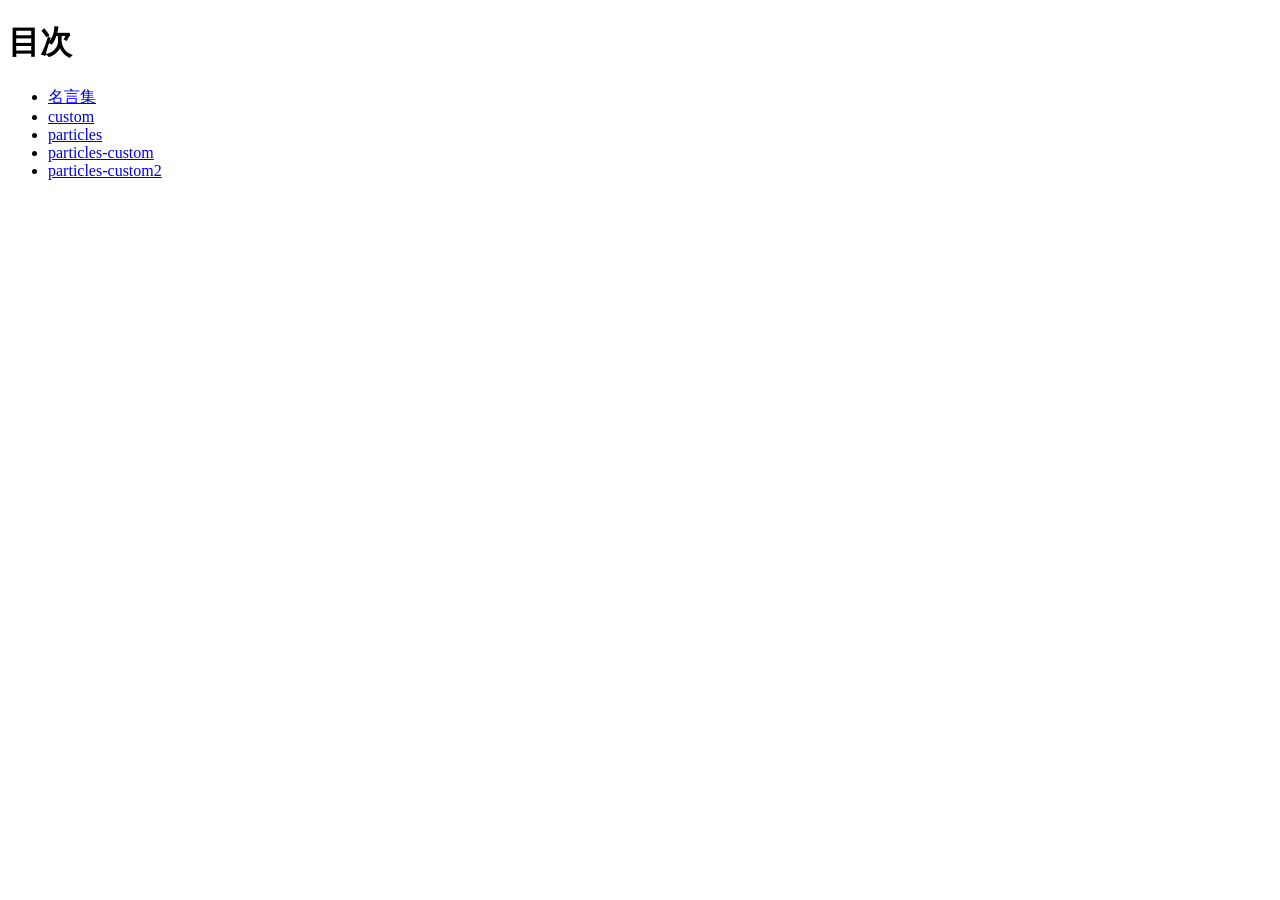
<file: index.html>
<!DOCTYPE html>
<html lang="ja">
<head>
    <meta charset="UTF-8">
    <title>20261008-hc</title>
</head>
<body>
    <h1>目次</h1>
    <ul>
        <li><a href="meigen/index.html">名言集</a></li>
        <li><a href="meigen - custom/index.html">custom</a></li>
        <li><a href="particles/index.html">particles</a></li>
        <li><a href="particles - custom/index.html">particles-custom</a></li>
        <li><a href="particles - custom2/index.html">particles-custom2</a></li>
    </ul>
</body>
</html>
</file>
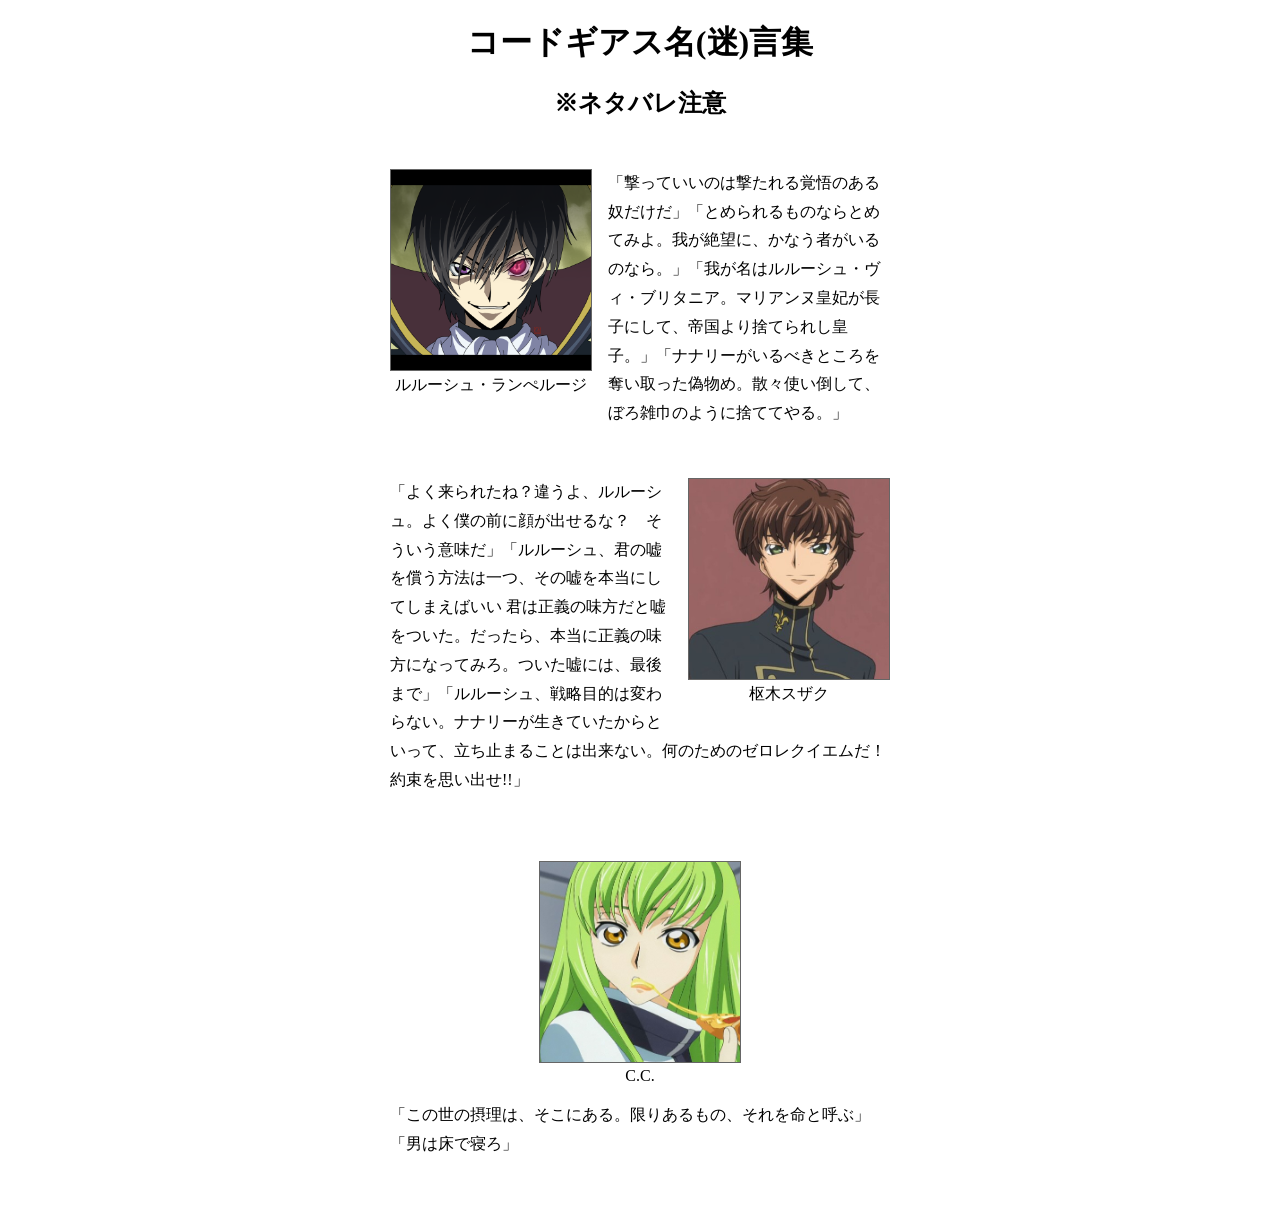
<file: meigen - custom/index.html>
<!DOCTYPE html>
<html lang="ja">

<head>
    <meta charset="UTF-8">
    <title>名言集</title>
    <link rel="stylesheet" href="css/style.css">
</head>

<body>
    <h1>コードギアス名(迷)言集</h1>
    <h2>※ネタバレ注意</h2>
    <div class="wrapper">
        <div class="left-box">
            <figure>
                <img src="images/borozoukinn.png" alt="ルルーシュ・ランぺルージ">
                <figcaption>ルルーシュ・ランぺルージ</figcaption>
            </figure>
            <p>
                「撃っていいのは撃たれる覚悟のある奴だけだ」「とめられるものならとめてみよ。我が絶望に、かなう者がいるのなら。」「我が名はルルーシュ・ヴィ・ブリタニア。マリアンヌ皇妃が長子にして、帝国より捨てられし皇子。」「ナナリーがいるべきところを奪い取った偽物め。散々使い倒して、ぼろ雑巾のように捨ててやる。」
            </p>
        </div>

        <div class="right-box">
            <figure>
                <img src="images/doyarugisuzaku.jpg" alt="枢木スザク">
                <figcaption>枢木スザク</figcaption>
            </figure>
            <p>
                「よく来られたね？違うよ、ルルーシュ。よく僕の前に顔が出せるな？　そういう意味だ」「ルルーシュ、君の嘘を償う方法は一つ、その嘘を本当にしてしまえばいい
                君は正義の味方だと嘘をついた。だったら、本当に正義の味方になってみろ。ついた嘘には、最後まで」「ルルーシュ、戦略目的は変わらない。ナナリーが生きていたからといって、立ち止まることは出来ない。何のためのゼロレクイエムだ！　約束を思い出せ!!」
            </p>
        </div>

        <div class="center-box">
            <figure>
                <img src="images/C.C..jpg" alt="C.C.">
                <figcaption>C.C.</figcaption>
            </figure>
            <p>
              「この世の摂理は、そこにある。限りあるもの、それを命と呼ぶ」「男は床で寝ろ」
            </p>
        </div>
    </div>
</body>

</html>
</file>
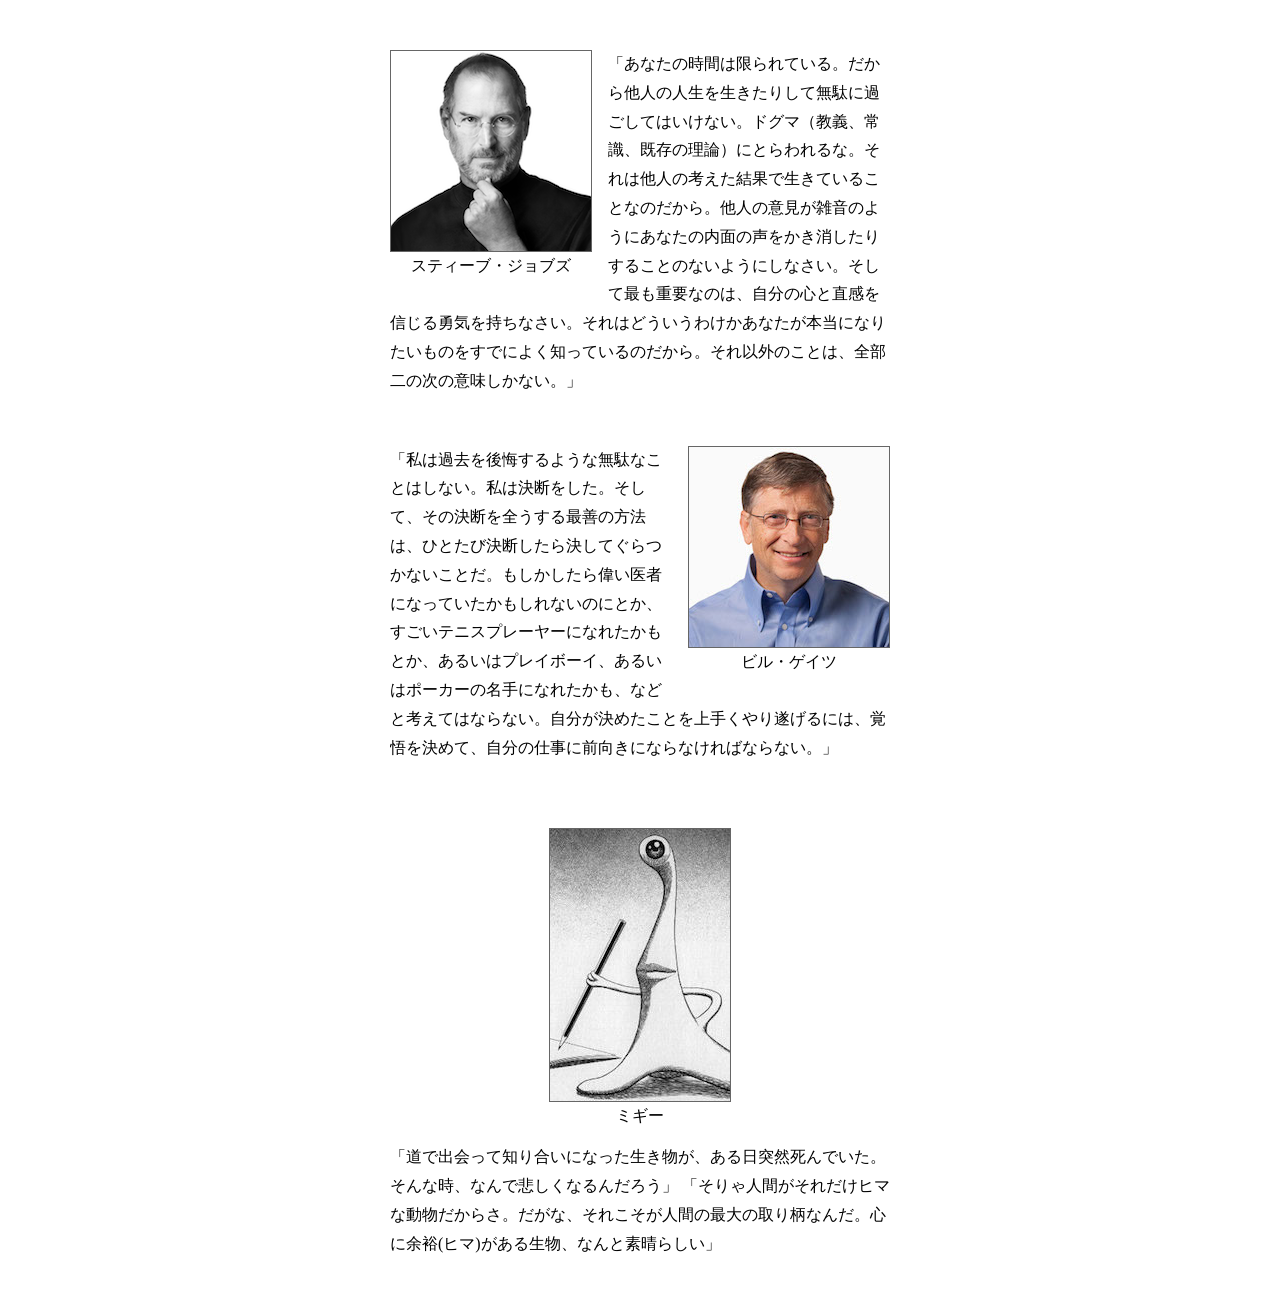
<file: meigen/index.html>
<!DOCTYPE html>
<html lang="ja">

<head>
    <meta charset="UTF-8">
    <title>名言集</title>
    <link rel="stylesheet" href="css/style.css">
</head>

<body>
    <div class="wrapper">
        <div class="left-box">
            <figure>
                <img src="images/jobz.png" alt="スティーブ・ジョブズ">
                <figcaption>スティーブ・ジョブズ</figcaption>
            </figure>
            <p>
                「あなたの時間は限られている。だから他人の人生を生きたりして無駄に過ごしてはいけない。ドグマ（教義、常識、既存の理論）にとらわれるな。それは他人の考えた結果で生きていることなのだから。他人の意見が雑音のようにあなたの内面の声をかき消したりすることのないようにしなさい。そして最も重要なのは、自分の心と直感を信じる勇気を持ちなさい。それはどういうわけかあなたが本当になりたいものをすでによく知っているのだから。それ以外のことは、全部二の次の意味しかない。」
            </p>
        </div>

        <div class="right-box">
            <figure>
                <img src="images/gates.jpg" alt="ビル・ゲイツ">
                <figcaption>ビル・ゲイツ</figcaption>
            </figure>
            <p>
                「私は過去を後悔するような無駄なことはしない。私は決断をした。そして、その決断を全うする最善の方法は、ひとたび決断したら決してぐらつかないことだ。もしかしたら偉い医者になっていたかもしれないのにとか、すごいテニスプレーヤーになれたかもとか、あるいはプレイボーイ、あるいはポーカーの名手になれたかも、などと考えてはならない。自分が決めたことを上手くやり遂げるには、覚悟を決めて、自分の仕事に前向きにならなければならない。」
            </p>
        </div>

        <div class="center-box">
            <figure>
                <img src="images/migi.jpg" alt="ミギー">
                <figcaption>ミギー</figcaption>
            </figure>
            <p>
                「道で出会って知り合いになった生き物が、ある日突然死んでいた。そんな時、なんで悲しくなるんだろう」
                「そりゃ人間がそれだけヒマな動物だからさ。だがな、それこそが人間の最大の取り柄なんだ。心に余裕(ヒマ)がある生物、なんと素晴らしい」
            </p>
        </div>
    </div>
</body>

</html>
</file>
<file: meigen - custom/css/style.css>
@charset "utf-8";

h1 {
    text-align: center;
}

h2 {
    text-align: center;
}

.left-box ,
.right-box,
.center-box {
    width: 500px;
    margin: 50px auto;
    overflow: hidden;
}

.left-box figure {
    float: left;
    margin: 0 16px 16px 0;
}

.right-box figure {
    float: right;
    margin: 0 0 16px 16px;
}

figure {
    text-align: center;
}

figure img {
    border: 1px solid #666;

}

p {
    margin: 0;
    line-height: 1.8;
}

img {
    width: 200px;
    height: 200px;
    object-fit: cover;
}
</file>
<file: meigen/css/style.css>
@charset "utf-8";

h1 {
    text-align: center;
}

.left-box,
.right-box,
.center-box {
    width: 500px;
    margin: 50px auto;
    overflow: hidden;
}

.left-box figure {
    float: left;
    margin: 0 16px 16px 0;
}

.right-box figure {
    float: right;
    margin: 0 0 16px 16px;
}

figure {
    text-align: center;
}

figure img {
    border: 1px solid #666;
}

p {
    margin: 0;
    line-height: 1.8;
}
</file>
